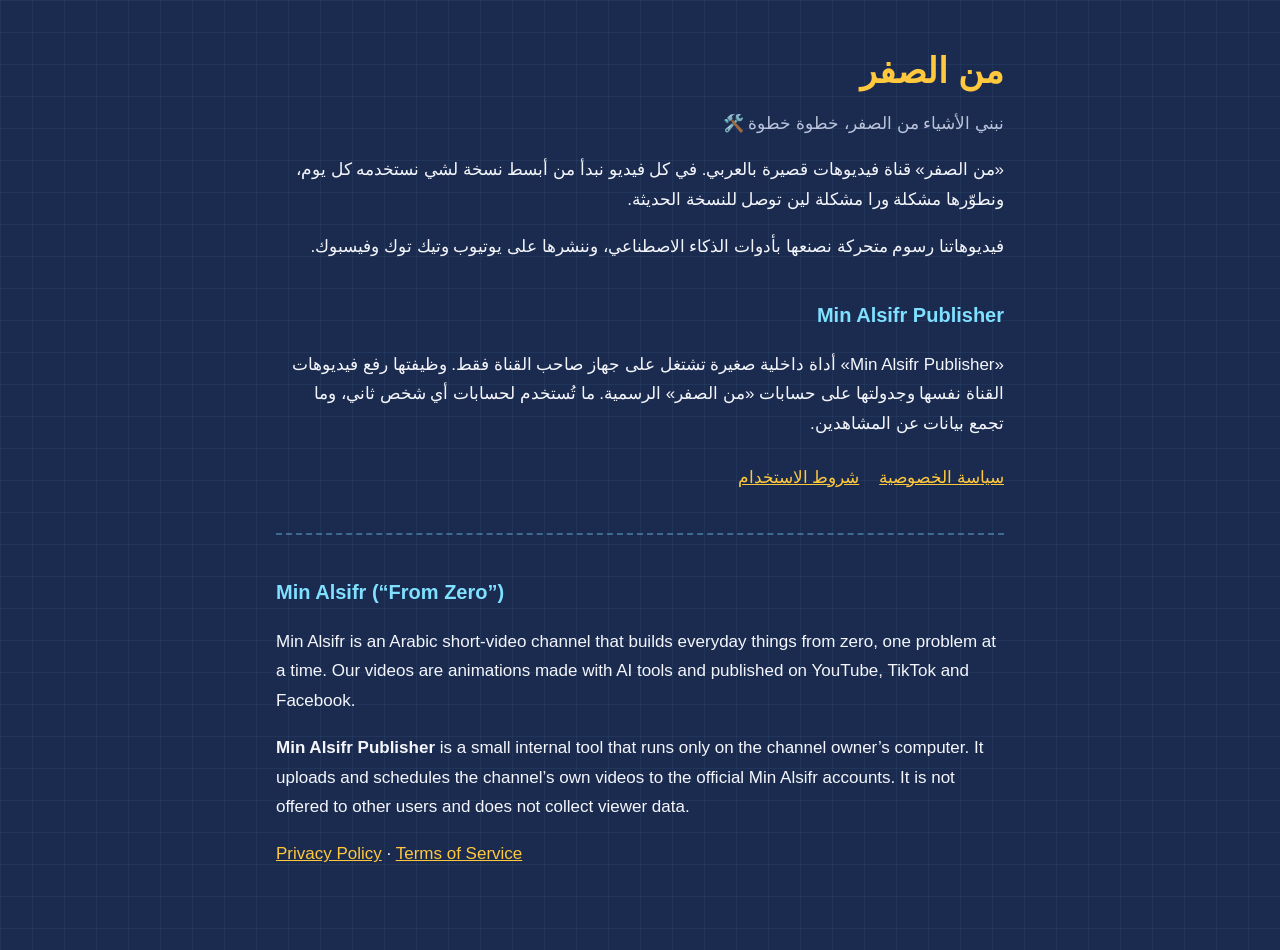
<file: index.html>
<!doctype html>
<html lang="ar" dir="rtl">
<head>
<meta charset="utf-8">
<meta name="viewport" content="width=device-width, initial-scale=1">
<title>من الصفر | Min Alsifr</title>
<link rel="stylesheet" href="style.css">
</head>
<body>
<main>
  <h1>من الصفر</h1>
  <p class="tag">نبني الأشياء من الصفر، خطوة خطوة 🛠️</p>
  <p>«من الصفر» قناة فيديوهات قصيرة بالعربي. في كل فيديو نبدأ من أبسط نسخة لشي نستخدمه كل يوم، ونطوّرها مشكلة ورا مشكلة لين توصل للنسخة الحديثة.</p>
  <p>فيديوهاتنا رسوم متحركة نصنعها بأدوات الذكاء الاصطناعي، وننشرها على يوتيوب وتيك توك وفيسبوك.</p>

  <h2>Min Alsifr Publisher</h2>
  <p>«Min Alsifr Publisher» أداة داخلية صغيرة تشتغل على جهاز صاحب القناة فقط. وظيفتها رفع فيديوهات القناة نفسها وجدولتها على حسابات «من الصفر» الرسمية. ما تُستخدم لحسابات أي شخص ثاني، وما تجمع بيانات عن المشاهدين.</p>

  <nav>
    <a href="privacy.html">سياسة الخصوصية</a>
    <a href="terms.html">شروط الاستخدام</a>
  </nav>

  <hr>
  <section lang="en" dir="ltr">
    <h2>Min Alsifr (“From Zero”)</h2>
    <p>Min Alsifr is an Arabic short-video channel that builds everyday things from zero, one problem at a time. Our videos are animations made with AI tools and published on YouTube, TikTok and Facebook.</p>
    <p><strong>Min Alsifr Publisher</strong> is a small internal tool that runs only on the channel owner’s computer. It uploads and schedules the channel’s own videos to the official Min Alsifr accounts. It is not offered to other users and does not collect viewer data.</p>
    <p><a href="privacy.html#en">Privacy Policy</a> · <a href="terms.html#en">Terms of Service</a></p>
  </section>
</main>
</body>
</html>
</file>
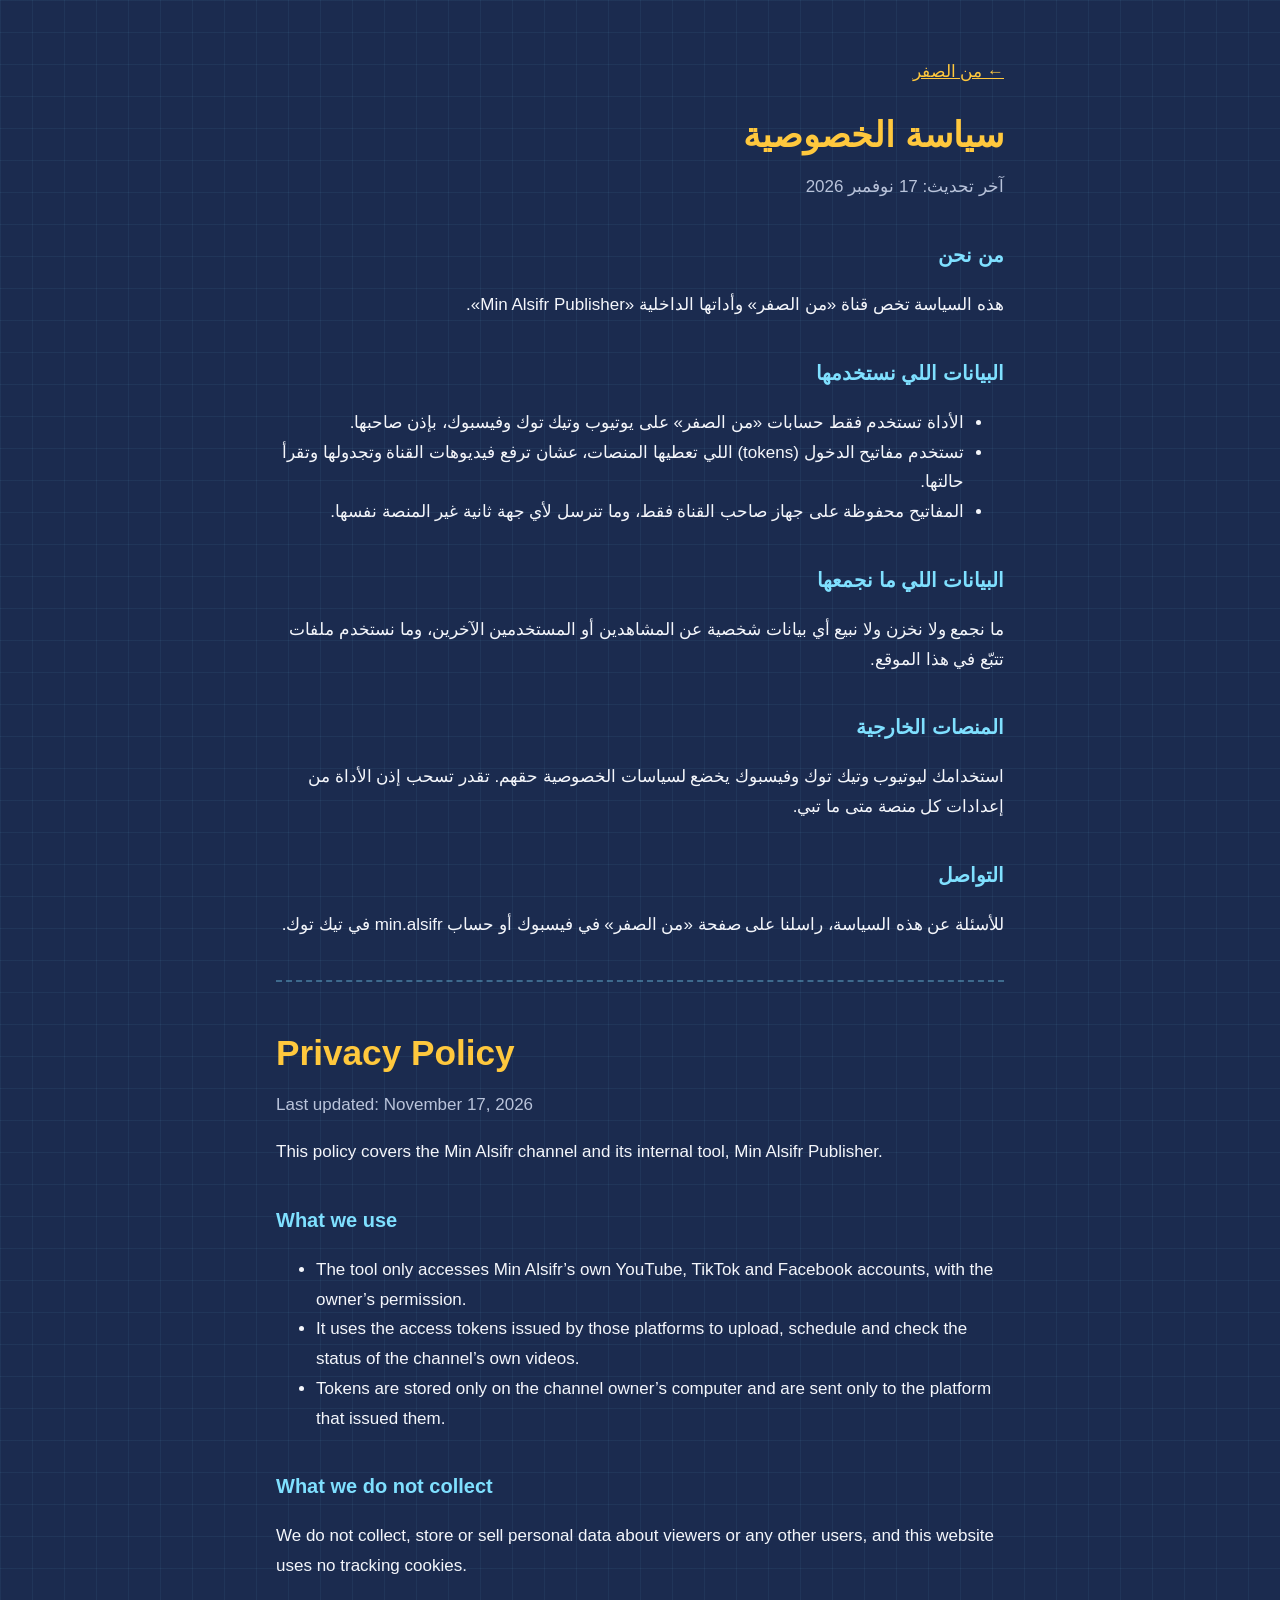
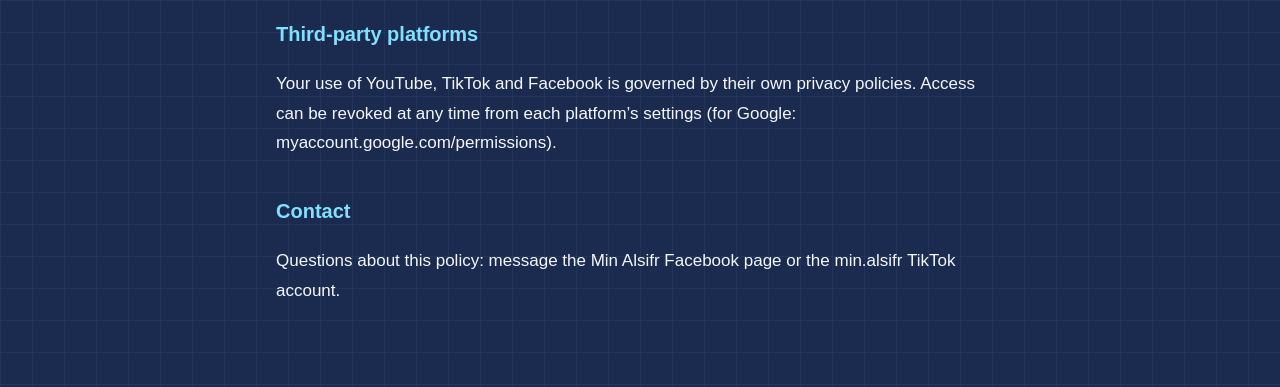
<file: privacy.html>
<!doctype html>
<html lang="ar" dir="rtl">
<head>
<meta charset="utf-8">
<meta name="viewport" content="width=device-width, initial-scale=1">
<title>سياسة الخصوصية | من الصفر</title>
<link rel="stylesheet" href="style.css">
</head>
<body>
<main>
  <p><a href="index.html">← من الصفر</a></p>
  <h1>سياسة الخصوصية</h1>
  <p class="tag">آخر تحديث: 17 نوفمبر 2026</p>

  <h2>من نحن</h2>
  <p>هذه السياسة تخص قناة «من الصفر» وأداتها الداخلية «Min Alsifr Publisher».</p>

  <h2>البيانات اللي نستخدمها</h2>
  <ul>
    <li>الأداة تستخدم فقط حسابات «من الصفر» على يوتيوب وتيك توك وفيسبوك، بإذن صاحبها.</li>
    <li>تستخدم مفاتيح الدخول (tokens) اللي تعطيها المنصات، عشان ترفع فيديوهات القناة وتجدولها وتقرأ حالتها.</li>
    <li>المفاتيح محفوظة على جهاز صاحب القناة فقط، وما تنرسل لأي جهة ثانية غير المنصة نفسها.</li>
  </ul>

  <h2>البيانات اللي ما نجمعها</h2>
  <p>ما نجمع ولا نخزن ولا نبيع أي بيانات شخصية عن المشاهدين أو المستخدمين الآخرين، وما نستخدم ملفات تتبّع في هذا الموقع.</p>

  <h2>المنصات الخارجية</h2>
  <p>استخدامك ليوتيوب وتيك توك وفيسبوك يخضع لسياسات الخصوصية حقهم. تقدر تسحب إذن الأداة من إعدادات كل منصة متى ما تبي.</p>

  <h2>التواصل</h2>
  <p>للأسئلة عن هذه السياسة، راسلنا على صفحة «من الصفر» في فيسبوك أو حساب min.alsifr في تيك توك.</p>

  <hr>
  <section id="en" lang="en" dir="ltr">
    <h1>Privacy Policy</h1>
    <p class="tag">Last updated: November 17, 2026</p>
    <p>This policy covers the Min Alsifr channel and its internal tool, Min Alsifr Publisher.</p>
    <h2>What we use</h2>
    <ul>
      <li>The tool only accesses Min Alsifr’s own YouTube, TikTok and Facebook accounts, with the owner’s permission.</li>
      <li>It uses the access tokens issued by those platforms to upload, schedule and check the status of the channel’s own videos.</li>
      <li>Tokens are stored only on the channel owner’s computer and are sent only to the platform that issued them.</li>
    </ul>
    <h2>What we do not collect</h2>
    <p>We do not collect, store or sell personal data about viewers or any other users, and this website uses no tracking cookies.</p>
    <h2>Third-party platforms</h2>
    <p>Your use of YouTube, TikTok and Facebook is governed by their own privacy policies. Access can be revoked at any time from each platform’s settings (for Google: myaccount.google.com/permissions).</p>
    <h2>Contact</h2>
    <p>Questions about this policy: message the Min Alsifr Facebook page or the min.alsifr TikTok account.</p>
  </section>
</main>
</body>
</html>
</file>
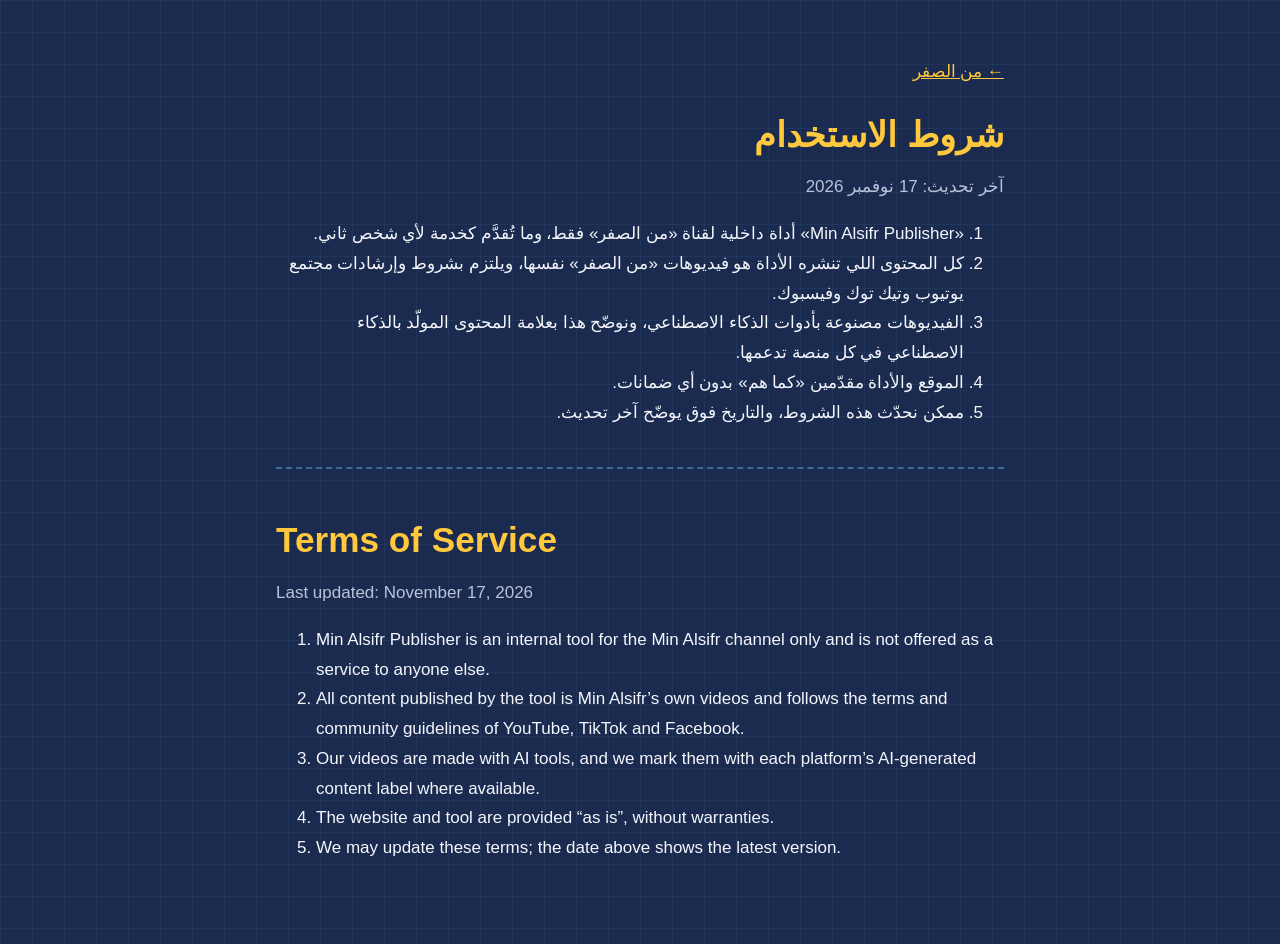
<file: terms.html>
<!doctype html>
<html lang="ar" dir="rtl">
<head>
<meta charset="utf-8">
<meta name="viewport" content="width=device-width, initial-scale=1">
<title>شروط الاستخدام | من الصفر</title>
<link rel="stylesheet" href="style.css">
</head>
<body>
<main>
  <p><a href="index.html">← من الصفر</a></p>
  <h1>شروط الاستخدام</h1>
  <p class="tag">آخر تحديث: 17 نوفمبر 2026</p>
  <ol>
    <li>«Min Alsifr Publisher» أداة داخلية لقناة «من الصفر» فقط، وما تُقدَّم كخدمة لأي شخص ثاني.</li>
    <li>كل المحتوى اللي تنشره الأداة هو فيديوهات «من الصفر» نفسها، ويلتزم بشروط وإرشادات مجتمع يوتيوب وتيك توك وفيسبوك.</li>
    <li>الفيديوهات مصنوعة بأدوات الذكاء الاصطناعي، ونوضّح هذا بعلامة المحتوى المولّد بالذكاء الاصطناعي في كل منصة تدعمها.</li>
    <li>الموقع والأداة مقدّمين «كما هم» بدون أي ضمانات.</li>
    <li>ممكن نحدّث هذه الشروط، والتاريخ فوق يوضّح آخر تحديث.</li>
  </ol>

  <hr>
  <section id="en" lang="en" dir="ltr">
    <h1>Terms of Service</h1>
    <p class="tag">Last updated: November 17, 2026</p>
    <ol>
      <li>Min Alsifr Publisher is an internal tool for the Min Alsifr channel only and is not offered as a service to anyone else.</li>
      <li>All content published by the tool is Min Alsifr’s own videos and follows the terms and community guidelines of YouTube, TikTok and Facebook.</li>
      <li>Our videos are made with AI tools, and we mark them with each platform’s AI-generated content label where available.</li>
      <li>The website and tool are provided “as is”, without warranties.</li>
      <li>We may update these terms; the date above shows the latest version.</li>
    </ol>
  </section>
</main>
</body>
</html>
</file>
<file: style.css>
:root { --navy:#1B2B4F; --yellow:#FFC83D; --cyan:#7FE0FF; --text:#F4F6FB; --muted:#B9C3DA; }
* { box-sizing: border-box; }
body { margin:0; background:var(--navy); color:var(--text);
  font: 17px/1.75 "Cairo","Segoe UI",Tahoma,sans-serif;
  background-image: linear-gradient(rgba(127,224,255,.06) 1px, transparent 1px),
                    linear-gradient(90deg, rgba(127,224,255,.06) 1px, transparent 1px);
  background-size: 32px 32px; }
main { max-width: 760px; margin: 0 auto; padding: 40px 16px 64px; }
h1 { color: var(--yellow); font-size: 2.2rem; margin: 0 0 .2em; }
h2 { color: var(--cyan); font-size: 1.25rem; margin-top: 1.8em; }
.tag { color: var(--muted); margin-top: 0; }
a { color: var(--yellow); }
nav { display:flex; gap:20px; margin-top:24px; }
hr { border:0; border-top:2px dashed rgba(127,224,255,.35); margin:40px 0; }
</file>
